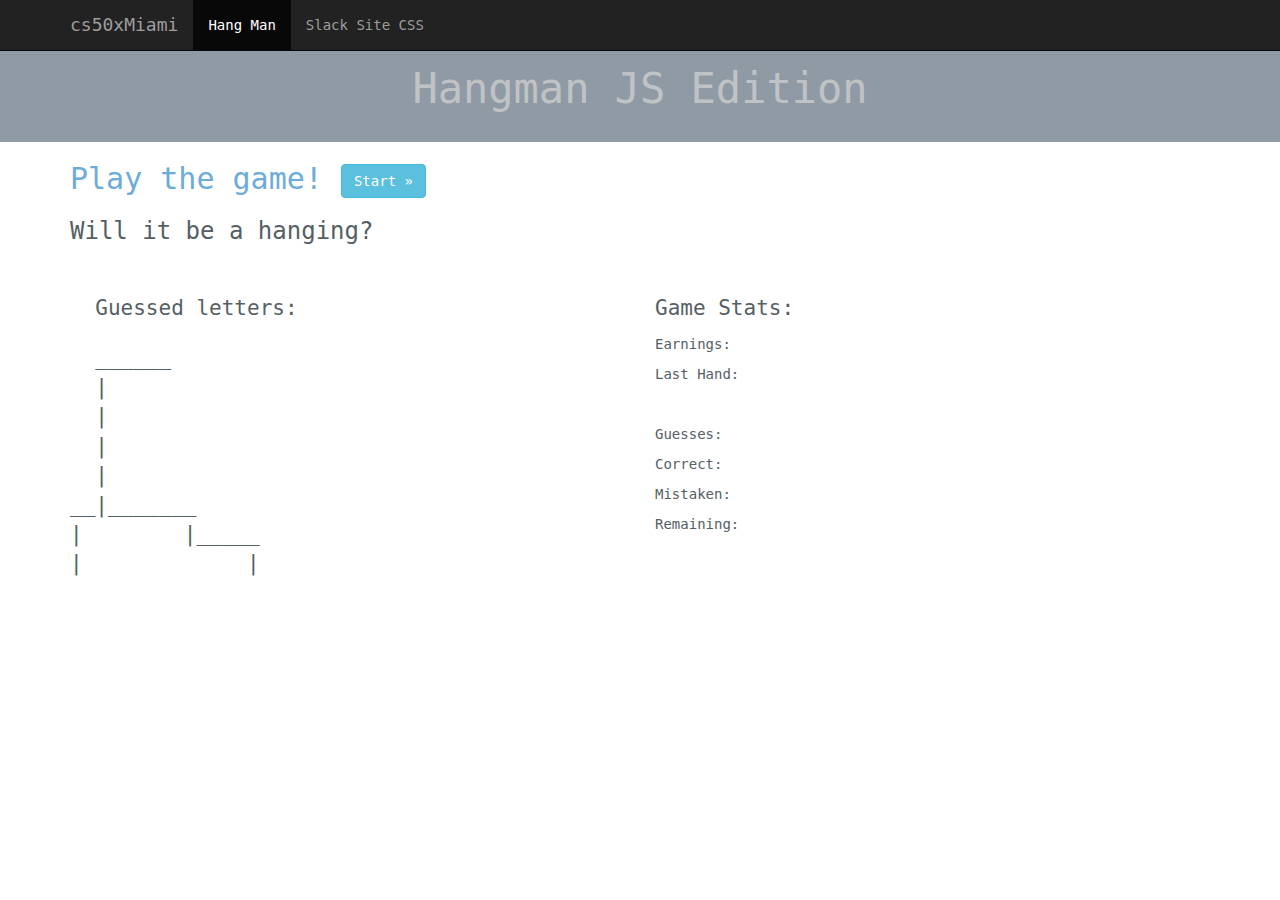
<file: assignments/portfolio/public/challenge-1.html>
<!DOCTYPE html>
<!-- The Word Guesser

You'll create a simple word guessing game where the user gets infinite tries to
guess the word (like Hangman without the hangman, or
like Wheel of Fortune without the wheel and fortune).


- Create two global arrays: one to hold the letters of the
  word (e.g. 'F', 'O', 'X'), and one to hold the current guessed letters
  (e.g. it would start with '_', '_', '_' and end with 'F', 'O', 'X').

- Write a function called guessLetter that will:
  - Take one argument, the guessed letter.
  - Iterate through the word letters and see if the guessed letter is in there.
  - If the guessed letter matches a word letter, changed the guessed letters
    array to reflect that.
  - When it's done iterating, it should log the current guessed letters ('F__')
  - and congratulate the user if they found a new letter.
  - It should also figure out if there are any more letters that need to be guessed,
  - and if not, it should congratulate the user for winning the game.

- Pretend you don't know the word, and call guessLetter multiple times with
  various letters to check that your program works.

- Bonus: Make it more like Wheel of Fortune:
  - Start with a reward amount of $0
  - Every time a letter is guessed, generate a random amount and reward the user if they found a letter (multiplying the reward if multiple letters found), otherwise subtract from their reward.
  - When they guess the word, log their final reward amount.

- Bonus: Make it like Hangman:
  - Keep track of all the guessed letters (right and wrong) and only let the user guess a letter once. If they guess a letter twice, do nothing.
  - Keep track of the state of the hangman as a number (starting at 0), and subtract or add to that number every time they make a wrong guess.
  - Once the number reaches 6 (a reasonable number of body parts for a hangman), inform the user that they lost and show a hangman on the log.
*/

// write your solution here... -->
<html>
  <head>
    <link href="css/bootstrap.min.css" type="text/css" rel="stylesheet"/>
    <link href="css/style.css" type="text/css" rel="stylesheet"/>
    <link id="favicon" rel="shortcut icon" href="images/hmfavicon.png" sizes="16x16 32x32 48x48" type="image/png" />
    <meta charset="utf-8">
    <title>Hangman!</title>
  </head>
  <body style="font-family: monospace">
    <nav class="navbar navbar-inverse navbar-fixed-top">
      <div class="container">
        <div class="navbar-header">
          <button type="button" class="navbar-toggle collapsed" data-toggle="collapse" data-target="#navbar" aria-expanded="false" aria-controls="navbar">
            <span class="sr-only">Toggle navigation</span>
            <span class="icon-bar"></span>
            <span class="icon-bar"></span>
            <span class="icon-bar"></span>
          </button>
          <a class="navbar-brand" href="index.html">cs50xMiami</a>
        </div>
        <div id="navbar" class="collapse navbar-collapse">
          <ul class="nav navbar-nav">
            <li class="active"><a href="challenge-1.html">Hang Man</a></li>
            <li><a href="slackcss.html">Slack Site CSS</a></li>
          </ul>
        </div><!--/.nav-collapse -->
      </div>
    </nav>
    <div class="col-md-12" id="topper">
      <h1 style="font-size:300%;text-align:center"><br />Hangman JS Edition</h1>
      <br />
    </div>
    <div class="container marketing">
      <div class="row featurette">
      </div>
      <div class="row featurette">
        <div class="col-md-6">
            <h2 class="text-muted">Play the game! <a class="btn btn-info" id="start" href="#" role="button">Start &raquo;</a></h2>
          <h3 id="hang">Can you make it?</h3>
          <br /><br />
        </div>
        <div class="col-md-6">
          <h3 id="val"></h3>
          <p class="lead" id="msg"></p>
          <br />
        </div>
      </div>
      <div class="row featurette">
        <div class="col-md-6">
          <span id="l1" class="lead">&nbsp;&nbsp;Guessed letters:<br /></span><br />
          <p style="line-height:0%;">
            <span id="l2" class="lead"></span><br />
            <span id="l3" class="lead"></span><br />
            <span id="l4" class="lead"></span><br />
            <span id="l5" class="lead"></span><br />
            <span id="l6" class="lead"></span><br />
            <span id="l7" class="lead"></span><br />
            <span id="l8" class="lead"></span><br />
            <span id="l9" class="lead"></span><br />
          </p>
          <p>
            <span id="l10" class="lead"></span><br />
          </p>
        </div>
        <div class="col-md-6">
          <span class="lead">Game Stats:</span><br />
          <p style="line-height:70%;">
            <p id="l12">Earnings: </p>
            <p id="l13">Last Hand:</p>
            <p id="l14">&nbsp;</p>
            <p id="l15">Guesses: </p>
            <p id="l16">Correct:</p>
            <p id="l17">Mistaken:</p>
            <p id="l18">Remaining:</p>
            <p id="l19"></p>
            <p id="l20"></p>
            <p id="l21"></p>
            <p id="l22"></p>
          </p>
        </div>
      </div>
    </div>


    <script>
      var specialChars = function(string){
        var chars = "<>@!#$%^&*()_+[]{}?:;|'\"\\,./~`-="
        for(i = 0; i < chars.length; i++){
          if(string.indexOf(chars[i]) > -1){
            return true;
          }
        }
        return false;
      };
      var renderVal = function(leng){
        var dollars = 0 + leng * 10;
        for (var i = 0; i < leng; i++) {
          dollars = Math.floor(dollars * 1.2);
        }
        document.getElementById('val').innerHTML = 'For ' + dollarFormat(dollars) + ', guess the next letter!';
        return dollars;
      }
      var renderGuesses = function(word, guesses){
        var len = guesses.length;
        if (len == 0){
          document.getElementById('l1').innerHTML = '&nbsp;&nbsp;Guessed letters:<br />';
        }
        else {
          var letters = '';
          for (var i = 0; i < len; i++) {
            var newletter = 0;
            for(var n = 0; n < word.length; n++){
              if (word[n] == guesses[i] && newletter == 0){
                letters += '&nbsp;<span style="color:#4EAB6D;">' + guesses[i] + '</span>';
                newletter++;
              }
            }
            if (newletter == 0){
              letters += '&nbsp;<span style="color:#BA3043;">' + guesses[i] + '</span>';
            }
          }
          document.getElementById('l1').innerHTML = '&nbsp;&nbsp;Guessed letters:<br />' + letters + '</br>';
        }
      };
      var renderPlatform = function(){
        document.getElementById('l2').innerHTML = '&nbsp;&nbsp;______<br />';
        document.getElementById('l3').innerHTML = '&nbsp;&nbsp;|<br />';
        document.getElementById('l4').innerHTML = '&nbsp;&nbsp;|<br />';
        document.getElementById('l5').innerHTML = '&nbsp;&nbsp;|<br />';
        document.getElementById('l6').innerHTML = '&nbsp;&nbsp;|<br />';
        document.getElementById('l7').innerHTML = '__|_______<br />';
        document.getElementById('l8').innerHTML = '|&nbsp;&nbsp;&nbsp;&nbsp;&nbsp;&nbsp;&nbsp;&nbsp;|_____<br />';
        document.getElementById('l9').innerHTML = '|&nbsp;&nbsp;&nbsp;&nbsp;&nbsp;&nbsp;&nbsp;&nbsp;&nbsp;&nbsp;&nbsp;&nbsp;&nbsp;|<br />';
      };
      var renderHangman = function (mistakes, wordComplete){
        var head = '&nbsp;&nbsp;&nbsp;';
        var legs = '&nbsp;&nbsp;&nbsp;';
        if(mistakes > 0){
          document.getElementById('l3').innerHTML = '&nbsp;&nbsp;|&nbsp;&nbsp;&nbsp;&nbsp;<span style="color:#BA3043;">|</span><br />';
        }
        if(mistakes > 2){
          head = '<span style="color:#BA3043;">\\O&nbsp;</span>';
        }
        else if (mistakes > 1){
          head = '<span style="color:#BA3043;">&nbsp;O&nbsp;</span>';
        }
        if (mistakes > 3){
          head = '<span style="color:#BA3043;">\\O/</span>';
        }
        if (mistakes > 6){
          head += '<span style="color:#BA3043;">&nbsp;&nbsp;&nbsp;&nbsp;&nbsp;&nbsp;&nbsp;&nbsp;Y&nbsp;&nbsp;O&nbsp;&nbsp;U</span>';
        }
        if (wordComplete == 1){
          head += '<span style="color:#4EAB6D;">&nbsp;&nbsp;&nbsp;&nbsp;&nbsp;&nbsp;&nbsp;&nbsp;Y&nbsp;&nbsp;O&nbsp;&nbsp;U</span>';
        }
        document.getElementById('l4').innerHTML = '&nbsp;&nbsp;|&nbsp;&nbsp;&nbsp;' + head + '<br />';
        if (mistakes > 4){
          document.getElementById('l5').innerHTML = '&nbsp;&nbsp;|&nbsp;&nbsp;&nbsp;&nbsp;<span style="color:#BA3043;">|</span><br />';
        }
        if (mistakes > 5){
          legs = '<span style="color:#BA3043;">/&nbsp;&nbsp;</span>';
        }
        if (mistakes > 6){
          legs = '<span style="color:#BA3043;">/&nbsp;\\</span>';
        }
        if (wordComplete == 1){
          legs += '<span style="color:#4EAB6D;">&nbsp;&nbsp;&nbsp;&nbsp;&nbsp;W&nbsp;&nbsp;I&nbsp;&nbsp;N&nbsp;&nbsp;!&nbsp;&nbsp;!</span>';
        }
        if (mistakes > 6){
          legs += '<span style="color:#BA3043;">&nbsp;&nbsp;&nbsp;&nbsp;&nbsp;L&nbsp;&nbsp;O&nbsp;&nbsp;S&nbsp;&nbsp;E&nbsp;&nbsp;!</span>';
        }
        document.getElementById('l6').innerHTML = '&nbsp;&nbsp;|&nbsp;&nbsp;&nbsp;' + legs + '<br />';
      };
      var renderWord = function(word, guesses, done){
        var line = '';
        if(done == 1){
          for (var l = 0; l < word.length; l++){
            var right = 0;
            for (var m = 0; m <guesses.length; m++){
              if (word[l] == guesses[m]){
                line += '&nbsp;&nbsp;' + word[l];
                right++;
              }
            }
            if (right == 0){
              line += '&nbsp;&nbsp;<span style="color:#BA3043"><u>' + word[l] + '</u></span>';
            }
          }
        }
        else {
          for (var l = 0; l < word.length; l++){
            var correct = 0;
            for (var m = 0; m <guesses.length; m++){
              if (word[l] == guesses[m]){
                line += '&nbsp;&nbsp;' + word[l];
                correct++;
              }
            }
            if (correct == 0){
              line += '&nbsp;&nbsp;_';
            }
          }
        }
        document.getElementById('l10').innerHTML = line + '<br />';
      }
      var dollarFormat = function(number)
      {
         var thousandseparater = ",";
         number = parseFloat(number);
         var sign = number < 0 ? "-$" : "$";
         var formatted = new String(number.toFixed(0));
         var integer = new String(formatted);
         if( integer ) { integer = String(Math.abs(integer)); }
         temparray = new Array();
         while( integer.length > 3 )
         {
            temparray.unshift(integer.substr(-3));
            integer = integer.substr(0,integer.length-3);
         }
         temparray.unshift(integer);
         integer = temparray.join(thousandseparater);
         return sign + integer;
      }
      var reset = function(word){
        renderGuesses(word, '');
        renderWord(word, '', 0);
        renderPlatform();
        renderHangman(0,0);
        document.getElementById('msg').innerHTML = '';
        document.getElementById('l12').innerHTML = 'Earnings:';
        document.getElementById('l13').innerHTML = 'Last Hand:';
        document.getElementById('l15').innerHTML = 'Guesses:';
        document.getElementById('l16').innerHTML = 'Correct:';
        document.getElementById('l17').innerHTML = 'Mistaken:';
        document.getElementById('l18').innerHTML = 'Remaining:';
      }

      renderPlatform();
      renderHangman(0,0);
      var name = prompt("Let's play! Please enter your name:", "Name");
      if (name == null || name == 'Name' || name == 'null'){
        document.getElementById('hang').innerHTML = "Will it be a hanging?";
      }
      else {
        document.getElementById('hang').innerHTML = 'Will ' + name + ' die by hanging?';
      }
      document.getElementById('start').onclick = function(){
        var wordlist = ["PASSWORD", "ALGORITHM", "FUNCTION", "OPERATION", "APPLICATION", "DESKTOP", "EXPLORER", "RECURSION", "COMPILER", "INTERPRETER", "TRANSLATE", "HYPERTEXT", "SUBROUTINE", "PROCESS", "ENCRYPTION", "ROUTER", "HARDWARE", "SOFTWARE", "INTERNET", "KEYBOARD", "MULTIMEDIA", "PROCESSOR", "SCANNER", "COMMAND", "INTERACTIVE", "COLLISION", "DOMAIN", "LATENCY", "TRANSACTION", "SEGMENTATION", "ETHERNET", "TRANSMISSION", "PROTOCOL", "UNSHIELDED", "ADAPTER", "NETWORK", "PERIPHERAL", "RATTLESNAKE", "ROOSTER", "CHIMPANZEE", "CROCODILE", "HIPPOPOTAMUS", "SCORPION", "ELEPHANT", "SWORDFISH", "TADPOLE", "STURGEON", "ARMADILLO", "KANGAROO", "PORCUPINE", "ALLIGATOR", "PANTHER", "BEAVER", "MICROPROCESSOR", "COMPUTER", "PROGRAMMING", "DEVELOPER", "ORGANIZATION", "ENCOURAGE", "SIGNATURE", "OBJECTIVE", "WHOLESALE", "PAYMENT", "GUARANTEE", "ENVIRONMENT", "EQUIPMENT", "DEPARTMENT", "CONFIRMATION", "COMMISSION", "SCHEDULE", "PURCHASE", "KNOWLEDGE", "COMPETITOR", "AUTHORIZATION", "SUCCESS", "ADVANTAGE", "WEAKNESS", "RESPONSIVE", "PROMOTION", "IMPROVEMENT", "TRANSPORTATION", "SELECTION", "TOBACCO", "UNIVERSE", "SATELLITE", "TREATED", "SATISFIED", "SPECIES", "NEIGHBORHOOD", "EXPLANATION", "GRANDMOTHER", "INDEPENDENT", "MANUFACTURING", "MATHEMATICS", "ESSENTIAL", "DONKEY", "FIREPLACE", "DISCUSSION", "ATTEMPT", "CONSTANT", "VARIABLE", "MEMORY", "ARRANGEMENT", "SCIENCE", "PERSON", "THING", "GOVERNMENT", "COMPANY", "PROBLEM", "IMPORTANT", "DIFFERENT", "BENEATH", "GROUP", "GOSSIP", 'MOROCCO', "HOLLYWOOD", "FLORIDA", "LONDON", "CONTINENT", "COLOSSEUM", "CHALLENGE", "BROWSER", "LANGUAGE", "JAVASCRIPT", "PANZY"]
        var word = wordlist[Math.floor(Math.random() * wordlist.length)];
        var mistakes = 0;
        var guesses = [];
        var hits = 0;
        var totalDollars = 0;
        var correctGuesses = 0;
        var lastRound = 0;
        var remaining = 0;
        var repeated = 0;
        var roll = 0;
        var streak = 0;
        var dollars = renderVal(guesses.length);
        reset(word);
        while(mistakes < 7 || hits >= word.length){
          do{
            var guess = (prompt('Please enter a letter')).substring(0,1).toUpperCase();
          }
          while(guess == '' || !isNaN(guess) || specialChars(guess));
          for (var k = 0; k < guesses.length; k++){
            if (guess == guesses[k]){
              repeated++;
            }
          }
          if (repeated == 0){
            var ctr = 0;
            for (var j = 0; j < word.length; j++) {
              if (guess == word[j]){
                hits++;
                ctr++;
                totalDollars += dollars;
              }
            }
            if (ctr == 0){
              mistakes++;
              totalDollars -= dollars;
            }
            if (mistakes > 6 || hits == word.length){
              if (totalDollars < 0){
                document.getElementById('msg').innerHTML = 'You owe us ' + dollarFormat(Math.abs(totalDollars)) + '! We accept <img src="images/accepted.jpg" title="Just kidding!!" />';
              }
              else {
                document.getElementById('msg').innerHTML = '<span style="color:#4EAB6D;">WELL DONE! You just won ' + dollarFormat(totalDollars) + '!!!</span>';
              }
            }
            else if(ctr > 1){
              roll = 0;
              streak++;
              document.getElementById('msg').innerHTML = '<span style="color:#4EAB6D;">AWESOME!! You got ' + ctr + 'X bonus!</span>';
            }
            else if(ctr == 1 && streak > 0){
              roll = 0;
              streak++;
              document.getElementById('msg').innerHTML = '<span style="color:#4EAB6D;">You are doing GREAT!! ' + streak + ' in a row!</span>';
            }
            else if(ctr == 1){
              roll = 0;
              streak++;
              document.getElementById('msg').innerHTML = '<span style="color:#4EAB6D;">Nice! Keep going, you can do this!</span>';
            }
            else if(ctr == 0 && roll > 0){
              roll++;
              streak = 0;
              document.getElementById('msg').innerHTML = '<span style="color:#BA3043;">' + roll + ' times wrong in a row! That leads to an untimely death!</span>';
            }
            else {
              roll++;
              streak = 0;
              document.getElementById('msg').innerHTML = '<span style="color:#BA3043;">You missed one, but you can turn it around!</span>';
            }
            guesses.push(guess);
            lastRound = dollars;
            dollars = renderVal(guesses.length);
            renderGuesses(word, guesses);
            renderHangman(mistakes, hits/word.length)
            renderWord(word, guesses, 0);
            if(totalDollars < 0){
              document.getElementById('l12').innerHTML = 'Earnings:&nbsp;&nbsp;&nbsp;<span style="color:#BA3043;">' + dollarFormat(totalDollars) + '</span>';
            }
            else {
              document.getElementById('l12').innerHTML = 'Earnings:&nbsp;&nbsp;&nbsp;' + dollarFormat(totalDollars);
            }
            document.getElementById('l13').innerHTML = 'Last Hand:&nbsp;&nbsp;' + dollarFormat(lastRound);
            document.getElementById('l15').innerHTML = 'Guesses:&nbsp;&nbsp;&nbsp;&nbsp;' + guesses.length;
            document.getElementById('l16').innerHTML = 'Correct:&nbsp;&nbsp;&nbsp;&nbsp;<span style="color:#4EAB6D;">' + hits + '</span>';
            document.getElementById('l17').innerHTML = 'Mistaken:&nbsp;&nbsp;&nbsp;<span style="color:#BA3043;">' + mistakes + '</span>';
            document.getElementById('l18').innerHTML = 'Remaining:&nbsp;&nbsp;' + (7 - mistakes);
            }
            if (mistakes > 6 || hits == word.length){
              renderWord(word, guesses, 1);
              return;
            }
          repeated = 0;
        }
      }
    </script>
  </body>
</html>
</file>
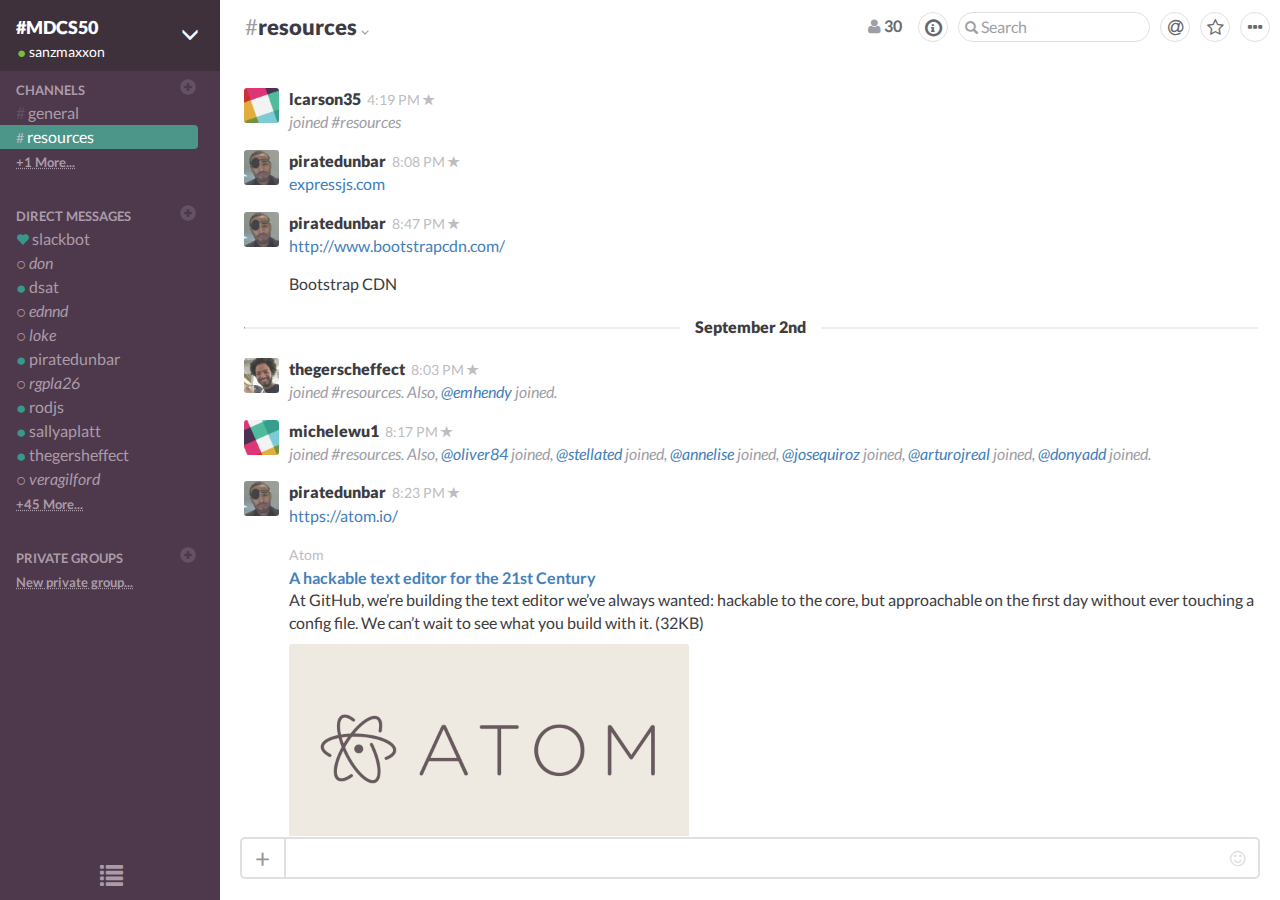
<file: assignments/portfolio/public/slackcss.html>
<!DOCTYPE html>
<html>
  <head>
    <meta charset="utf-8">
    <title>Slack Simulation</title>
    <link href="css/slack.css" rel="stylesheet" type="text/css" />
    <link id="favicon" rel="shortcut icon" href="images/favicon-32.png" sizes="16x16 32x32 48x48" type="image/png" />
    <!-- jScrollPane package -->
    <link rel="stylesheet" type="text/css" href="css/jscrollpane.css" />
<link rel="stylesheet" href="css/font-awesome.css">
    <!-- latest jQuery direct from google's CDN -->
    <script type="text/javascript" src="http://ajax.googleapis.com/ajax/libs/jquery/1.8.2/jquery.min.js"></script>
    <!-- the jScrollPane script -->
    <script type="text/javascript" src="js/jscrollpane.js"></script>

    <!--instantiate after some browser sniffing to rule out webkit browsers-->
    <script type="text/javascript">

      $(document).ready(function () {
          if (!$.browser.webkit) {
              $('.container').jScrollPane();
          }
      });

    </script>
  </head>
  <body class="container">
    <div id="header">
      <h2 class="head-text"><span class="muted mid">#</span><span class="xheavy">resources</span> <span class="detail muted glyphicon glyphicon-menu-down"></span></h2>
    </div>
    <div id="search-header">
      <div class="blue circle-div"><i class="fa fa-ellipsis-h"></i></div>
      <div class="orange circle-div"><i class="fa fa-star-o"></i></div>
      <div class="red circle-div"><i class="fa fa-at"></i></div>
      <div id="search-box" class="muted">&nbsp;&nbsp;<span class="glyphicon glyphicon-search"></span> Search</div>
      <div class="light-blue circle-div"><span class="fa-stack"><i class="fa fa-circle-o fa-stack-2x"></i><i class="fa fa-info"></i></span></div>
      <div class="noflare"><i class="fa fa-user"></i><span class="silver"> 30</span></div>
    </div>
    <div id="sidebar">
      <a href="index.html"><div id="sidebar-header">
        <p><span class="side-highlight">#MDCS50 </span><span class="header-right glyphicon glyphicon-menu-down"></span></p>
        <p class="small"><span class="glyphicon full-dot activated"></span> sanzmaxxon</p><br />
      </div></a>
      <div id="sidebar-main">
        <div class="side-item-inactive">
          <span class="side-link">CHANNELS</span> <span class="subdued-link right glyphicon glyphicon-plus-sign" title="Create new Channel"></span>
        </div>
        <div class="side-item">
          <span class="subdued"># </span><span class="side-text">general</span>
        </div>
        <div class="side-item-active">
          <span class="hour"># </span>resources
        </div>
        <p class="moreinfo side-link">+1 More...</p><br /><br />
        <div class="side-spacer"></div>
        <div class="side-item-inactive">
          <span class="half-space side-link">DIRECT MESSAGES</span> <span class="subdued-link right glyphicon glyphicon-plus-sign" title="Open a Direct Message"></span>
        </div>
        <div class="side-item">
          <span class="side-text"><span class="glyphicon glyphicon-heart aqua"></span> slackbot</span><span class="item-right glyphicon glyphicon-remove-circle"></span>
        </div>
        <div class="side-item">
          <span class="side-text out"><span class="glyphicon empty-dot"></span> don</span><span class="item-right glyphicon glyphicon-remove-circle"></span>
        </div>
        <div class="side-item">
          <span class="side-text"><span class="glyphicon full-dot aqua"></span> dsat</span><span class="item-right glyphicon glyphicon-remove-circle"></span>
        </div>
        <div class="side-item">
          <span class="side-text out"><span class="glyphicon empty-dot"></span> ednnd</span><span class="item-right glyphicon glyphicon-remove-circle"></span>
        </div>
        <div class="side-item">
          <span class="side-text out"><span class="glyphicon empty-dot"></span> loke</span><span class="item-right glyphicon glyphicon-remove-circle"></span>
        </div>
        <div class="side-item">
          <span class="side-text"><span class="glyphicon full-dot aqua"></span> piratedunbar</span><span class="item-right glyphicon glyphicon-remove-circle"></span>
        </div>
        <div class="side-item">
          <span class="side-text out"><span class="glyphicon empty-dot"></span> rgpla26</span><span class="item-right glyphicon glyphicon-remove-circle"></span>
        </div>
        <div class="side-item">
          <span class="side-text"><span class="glyphicon full-dot aqua"></span> rodjs</span><span class="item-right glyphicon glyphicon-remove-circle"></span>
        </div>
        <div class="side-item">
          <span class="side-text"><span class="glyphicon full-dot aqua"></span> sallyaplatt</span><span class="item-right glyphicon glyphicon-remove-circle"></span>
        </div>
        <div class="side-item">
          <span class="side-text"><span class="glyphicon full-dot aqua"></span> thegersheffect</span><span class="item-right glyphicon glyphicon-remove-circle"></span>
        </div>
        <div class="side-item">
          <span class="side-text out"><span class="glyphicon empty-dot"></span> veragilford</span><span class="item-right glyphicon glyphicon-remove-circle"></span>
        </div>
        <p class="moreinfo side-link">+45 More...</p>
        <div class="side-spacer"></div>
        <div class="side-item-inactive">
          <span class="half-space side-link">PRIVATE GROUPS</span> <span class="subdued-link right glyphicon glyphicon-plus-sign" title="Create new group"></span>
        </div>
        <p class="moreinfo side-link">New private group...</p>
      </div>
      <div id="sidebar-footer">
        <p><span class="glyphicon glyphicon-list"></span></p>
      </div>
      <div class="clearfix">.</div>
    </div>
    <div id="main">
      <p><img alt="profile image" src="images/lcarson.png" class="thumbnail" /><span class="user">lcarson35 </span><span class="hour">&nbsp;4:19 PM <span class="glyphicon glyphicon-star"></span></span><br /><span class="muted"><em>joined #resources</em></span></p>
      <p><img alt="profile image" src="images/piratedunbar.jpg" class="thumbnail" /><span class="user">piratedunbar </span><span class="hour">&nbsp;8:08 PM <span class="glyphicon glyphicon-star"></span></span><br /><a href="expressjs.com">expressjs.com</a></p>
      <p><img alt="profile image" src="images/piratedunbar.jpg" class="thumbnail" /><span class="user">piratedunbar </span><span class="hour">&nbsp;8:47 PM <span class="glyphicon glyphicon-star"></span></span><br /><a href="bootstrapcdn.com">http://www.bootstrapcdn.com/</a></p>
      <p class="sub">Bootstrap CDN</p>
      <div class="divider-holder">
        <div class="date-msg">September 2nd</div>
        <hr class="divider">
      </div>
      <p><img alt="profile image" src="images/Gersh.jpg" class="thumbnail" /><span class="user">thegerscheffect </span><span class="hour">&nbsp;8:03 PM <span class="glyphicon glyphicon-star"></span></span><br /><span class="muted"><em>joined #resources. Also, <a href="#">@emhendy</a> joined.</em></span></p>
      <p><img alt="profile image" src="images/Michelle.png" class="thumbnail" /><span class="user">michelewu1 </span><span class="hour">&nbsp;8:17 PM <span class="glyphicon glyphicon-star"></span></span><br /><span class="muted"><em>joined #resources. Also, <a href="#">@oliver84</a> joined, <a href="#">@stellated</a> joined, <a href="#">@annelise</a> joined, <a href="#">@josequiroz</a> joined, <a href="#">@arturojreal</a> joined, <a href="#">@donyadd</a> joined.</em></span></p>
      <p><img alt="profile image" src="images/piratedunbar.jpg" class="thumbnail" /><span class="user">piratedunbar </span><span class="hour">&nbsp;8:23 PM <span class="glyphicon glyphicon-star"></span></span><br /><a href="https://atom.io/">https://atom.io/</a></p>
      <p class="sub"><span class="hour">Atom</span><br /><a href="https://atom.io/"><strong>A hackable text editor for the 21st Century</strong></a><br />At GitHub, we’re building the text editor we’ve always wanted: hackable to the core, but approachable on the first day without ever touching a config file. We can’t wait to see what you build with it. (32KB)<br /><img alt="atom image" src="images/ATOM.png" class="innerimg" width="400" height="210" /></p>
      <p class="clearfix"><img alt="profile image" src="images/fgarcia.png" class="thumbnail" /><span class="user">fgarcia4047 </span><span class="hour">&nbsp;9:19 PM <span class="glyphicon glyphicon-star"></span></span><br /><span class="muted"><a href="https://www.khanacademy.org/computing/computer-programming/programming">https://www.khanacademy.org/computing/computer-programming/programming</a></span></p>
      <p class="sub"><span class="hour">Khan Academy</span><br /><a href="https://atom.io/"><strong>Intro to JS: Drawing & Animation</strong></a><br />Learn how to use the JavaScript language and the ProcessingJS library to create fun drawings and animations. (5KB)<br/><img alt="khan academy" src="images/khan.png" class="innerimg" width="178" height="250" /></p>

      <p><br /><br /><br /></p>
    </div>
    <div id="footer">
	       <div id="footerform">
           <table id="formtable">
             <tr><td><div id="formsubmit">+</div></td><td><div id="formtext"></div></td><td><div id="smily"><i class="fa fa-smile-o"></i></div></td></tr>
           </table>
         </div>
    </div>
  </body>
</html>
</file>
<file: assignments/portfolio/public/css/style.css>
body {
	padding-bottom: 40px;
	color:#556065;
}


.marketing .col-lg-4 {
  margin-bottom: 20px;
  text-align: center;
}
.marketing h2 {
	font-weight: normal;
}
.marketing .col-lg-4 p {
  margin-right: 10px;
  margin-left: 10px;
}


.featurette-divider {
  margin: 40px 0; /* Space out the Bootstrap <hr> more */
}

/* Thin out the marketing headings */
.featurette-heading {
  font-weight: 300;
  line-height: 1;
  letter-spacing: -1px;
}


/* RESPONSIVE CSS
-------------------------------------------------- */

@media (min-width: 768px) {
  /* Navbar positioning foo */
  .navbar-wrapper {
    margin-top: 20px;
  }
  .navbar-wrapper .container {
    padding-right: 15px;
    padding-left: 15px;
  }
  .navbar-wrapper .navbar {
    padding-right: 0;
    padding-left: 0;
  }

  /* The navbar becomes detached from the top, so we round the corners */
  .navbar-wrapper .navbar {
    border-radius: 4px;
  }

  /* Bump up size of carousel content */
  .carousel-caption p {
    margin-bottom: 20px;
    font-size: 21px;
    line-height: 1.4;
  }

  .featurette-heading {
    font-size: 50px;
  }
}

@media (min-width: 992px) {
  .featurette-heading {
    margin-top: 120px;
  }
}
</file>
<file: assignments/portfolio/public/css/slack.css>
.container {
	width: 100%;
	font-family: 'Lato', sans-serif;
	font-size: 16px;
	line-height: 45%;
	overflow-x: hidden;
	margin: 0px;
}
::-webkit-scrollbar {
  width: 8px;
	color:#f3f3f3;
} /* this targets the default scrollbar (compulsory) */
::-webkit-scrollbar-track {
  background-color: #f3f3f3;
} /* the new scrollbar will have a flat appearance with the set background color */

::-webkit-scrollbar-thumb {
  background-color: #d9d9de;
	height: 70px!Important;
	border-radius: 3px;
} /* this will style the thumb, ignoring the track */

::-webkit-scrollbar-button {
	display: none;
  background-color: #7c2929;
} /* optionally, you can style the top and the bottom buttons (left and right for horizontal bars) */

::-webkit-scrollbar-corner {
  background-color: black;
} /* if both the vertical and the horizontal bars appear, then perhaps the right bottom corner also needs to be styled */
#sidebar-main::-webkit-scrollbar {
  width: 8px;
	color:#AB9BA9;
} /* this targets the default scrollbar (compulsory) */
#sidebar-main::-webkit-scrollbar-track {
  background-color: #4D394B;
} /* the new scrollbar will have a flat appearance with the set background color */

#sidebar-main::-webkit-scrollbar-thumb {
  background-color: #AB9BA9;
	border-radius: 3px;
} /* this will style the thumb, ignoring the track */

#sidebar-main::-webkit-scrollbar-button {
	display: none;
  background-color: #7c2929;
} /* optionally, you can style the top and the bottom buttons (left and right for horizontal bars) */

#sidebar-main::-webkit-scrollbar-corner {
  background-color: black;
} /* if both the vertical and the horizontal bars appear, then perhaps the right bottom corner also needs to be styled */
#header{
	color:#3D3C45;
	position: fixed;
	height: 49px;
	left:220px;
	right: 0px;
	margin-top:-10px;
	background-color: #fff;
	z-index: 1;
	padding: 13px 0 0 25px;
}
#search-header{
	background-color: #fff;
	position: fixed;
	height: 40px;
	width: 420px;
	right:0px;
	top:0px;
	z-index: 2;
	color:#67686e;
	font-size: 16px;
	vertical-align: middle;
	padding: 12px 0 0 0;
}
.circle-div{
	height:28px;
	width: 28px;
	line-height: 28px;
	vertical-align: middle;
	text-align: center;
	font-size: 18px;
	font-weight: bold;
	margin: 0;
	display: inline-block;
	margin-right: 10px;
	border: 1px solid;
	border-color: #e0e0e0;
	border-radius: 28px;
	float:right;
}
#search-box{
	height:28px;
	width: 190px;
	margin: 0;
	line-height: 28px;
	vertical-align: middle;
	display: inline-block;
	margin-right: 10px;
	border: 1px solid;
	border-color: #e0e0e0;
	border-radius: 28px;
	float:right;
}
.noflare{
	width: 40px;
	height: 30px;
	border:none;
	margin: 0;
	line-height: 28px;
	vertical-align: middle;
	display: inline-block;
	margin-right: 10px;
	background-color: #fff;
	float: right;
	font-weight: bold;
	color:#9E9EA6;
}
#main h2{
	color:#555463;
}
.head-text{
	position: relative;
	font-size: 21px;
	bottom:-3px;
}
.xheavy{
	font-weight: 900;
	font-size: 22.4px;
}
.mid{
	font-size: 22.4px;
	font-weight: normal;
}
.side-highlight{
	font-weight: 900;
	font-size: 18px;
	color: #fff;
}
.muted{
	color:#9E9EA6;
}
.silver{
	color:#67686e;
}
.noflare:hover{
	color:#67686e;
	cursor: pointer;
}
.blue,.orange,.red,.light-blue{
	color:#67686e;
}
.light-blue{
	font-size: 10px;
	font-weight: normal;
}
.blue:hover{
	color:#2a80b9;
	cursor: pointer;
}
.light-blue:hover{
	color: #439fe0;
	cursor: pointer;
}
.orange:hover{
	color:#F6AF3C;
	cursor: pointer;
}
.red:hover{
	color:#ef2c69;
	cursor: pointer;
}
.small{
	font-size: 14px;
	position: relative;
	top: -1px;
	right: -1px;
}
.divider-holder{
	position: relative;
	text-align: center;
	display: block;
	width: auto;
	height: 30px;
	margin:15px 0px 15px 0px;
	vertical-align: middle;
}
.divider{
	position: absolute;
	top: 7px;
	left: 0px;
	right: 0px;
	border-top: 1px solid #eee;
	height: 0px;
	width: 100%;
}
.date-msg{
	position: relative;
	display: inline-block;
	height: 30px;
	line-height: 30px;
	vertical-align: middle;
	background-color: #fff;
	color: #3d3c40;
	font-weight: 900;
	padding: 0 15px;
	z-index: 1;
	margin: 0 auto;
}
.side-item,.side-item-active,.side-item-inactive{
	width: 182px;
	height: 24px;
	position: relative;
	display: block;
	margin-top: 0px;
	margin-bottom: 0px;
	margin-left: -35px;
	line-height: 24px;
	padding: 0px 0px 0px 35px;
	vertical-align: middle;
	border-radius: 4px;
}
.side-item:hover{
	background-color: #3e313c;
	color:#AB9BA9;
	cursor: pointer;
}
.side-item-active{
	background-color: #4c9689;
	color: #fff;
}
.side-spacer{
	height:28px;
	width:10px;
	display: block;
}
#sidebar{
	background-color:#4D394B;
	position: absolute;
	top:0px;
	left:0px;
	width:220px;
	line-height: 0%;
	padding:0px;
	color:#AB9BA9;
}
#sidebar-header{
	background-color:#4D394B;
	color:#AB9BA9;
	position: fixed;
	height: 55px;
	width: 186px;
	left: 0px;
	top:0px;
	padding:11px 18px 5px 16px;
	z-index: 3;
}
#sidebar-header:hover{
	background-color:#3e313c;
	color:#fff;
	cursor: pointer;
}
#sidebar-main{
	position: fixed;
	top:71px;
	bottom: 64px!Important;
	left: 0px;
	width: 186px;
	padding: 6px 18px 18px 16px;
	color:#4D394B;
	background-color:#4D394B;
	overflow-x: hidden;
	overflow-y: scroll;
}
#sidebar-footer{
	background-color:#4D394B;
	float: left;
	position: fixed;
	height: 64px;
	width: 222px;
	left: 0px;
	bottom: 0px;
	padding:0px;
	font-size: 27px;
	text-align: center;
	z-index: 1;
}
#sidebar-footer:hover{
	background-color:#3e313c;
	color:#fff;
	cursor: pointer;
}
.clearfix{
	clear: both;
}
#main{
	position: absolute;
	top:62px;
	right:0px;
	bottom: 64px;
	left:220px;
	padding: 10px 24px 10px 24px;
	overflow-y: scroll;
}
img{
	float: left;
	margin-right: 10px;
	border-radius: 3px;
}
.innerimg{
	margin-top: 10px;
	margin-bottom: 10px;
	display: block;
}
.side-text{
	color:#AB9BA9;
}
.side-link{
	color:#AB9BA9;
	font-size: 13px;
	font-weight: bold;
}
.side-link:hover{
	color:#fff;
	cursor: pointer;
}
.out{
	font-style: italic;
}
.thumbnail{
	height:35px;
	width: 35px;
	opacity: .85;
}
.thumbnail:hover{
	opacity: 1;
	cursor: pointer;
}
#main>p{
	line-height: 140%;
	font-size:16px;
	color:#3d3c40;
}
.aqua{
	color: #38978D;
}
.activated{
	color: #7fba43;
}
.subdued,.subdued-link{
	color:#645163;
}
.subdued-link:hover{
	color:#AB9BA9;
	cursor: pointer;
}
.header-right{
	float: right;
	position: absolute;
	font-size: 18px!Important;
	top:-2px!Important;
	right: 3px;
}
.right{
	float: right;
	position: absolute;
	right:2px;
	top:3px!Important;
	font-size: 16px!Important;
}
.item-right{
	float: right;
	position: absolute;
	top:5px!Important;
	right: 4px;
	font-size: 15px!Important;
}
.moreinfo{
	text-decoration: underline;
	text-decoration-style: dotted;
}
.half-space{
	line-height: 30%;
}
.detail{
	font-size: .4em!Important;
}
#smily{
	display: block;
	position: absolute;
	bottom: 0px;
	right: 0px;
	width: 46px;
	height: 42px;
	color: #e0e0e0;
	font-size: 18px;
	text-align: center;
	line-height: 42px;
}
#smily:hover{
	font-size: 22px;
	font-weight: 400;
	color: #F09F35;
	cursor: pointer;
}
.user{
	font-weight: 900;
}
.user:hover{
	text-decoration: underline;
	cursor: pointer;
}
.hour{
	color:#BEBDC1;
	font-size: 14px;
}
.hour:hover{
	text-decoration: underline;
	cursor: pointer;
}
a {
	text-decoration: none;
	color:#4480B9;
}
a:hover{
	color:#4F90CC;
	text-decoration: underline;
	cursor: pointer;
}
.sub{
	padding-left: 45px;
}
#footer{
	position: fixed;
	z-index: 1;
	left: 220px;
	bottom:0px;
	right: 0px;
	height:64px;
	background-color: #fff;
}
#footerform{
	position: absolute;
	top:1px;
	left:20px;
	right: 20px;
}
#formtable{
	height: 42px;
	width: 100%;
	border-radius: 5px;
	background-color: #fff;
	border: 2px solid #e0e0e0;
	padding: 0px;
	cellspacing: 0px;
	margin: 0px;
}
#formsubmit{
	display: block;
	position: absolute;
	bottom: 0px;
	left: 0px;
	width: 44px;
	height: 42px;
	color: #999999;
	font-size: 26px;
	text-align: center;
	line-height: 42px;
	border-right: 2px solid #e0e0e0;
	border-top-left-radius: 5px;
	border-bottom-left-radius: 5px;
}
#formsubmit:hover{
	background-color: #56b68b;
	color: #fff;
	cursor: pointer;
}

@font-face{font-family:'Glyphicons Halflings';src:url(../fonts/glyphicons-halflings-regular.eot);src:url(../fonts/glyphicons-halflings-regular.eot?#iefix) format('embedded-opentype'),url(../fonts/glyphicons-halflings-regular.woff2) format('woff2'),url(../fonts/glyphicons-halflings-regular.woff) format('woff'),url(../fonts/glyphicons-halflings-regular.ttf) format('truetype'),url(../fonts/glyphicons-halflings-regular.svg#glyphicons_halflingsregular) format('svg')}.glyphicon{
	position: relative;
	top: 1px;
	display: inline-block;
	font-family: 'Glyphicons Halflings';
	font-style: normal;
	font-weight: 400;
	line-height: 1;
	-webkit-font-smoothing: antialiased;
	-moz-osx-font-smoothing: grayscale;
	font-size: smaller;
}
.glyphicon-asterisk:before{content:"\2a"}.glyphicon-plus:before{content:"\2b"}.glyphicon-eur:before,.glyphicon-euro:before{content:"\20ac"}.glyphicon-minus:before{content:"\2212"}.glyphicon-cloud:before{content:"\2601"}.glyphicon-envelope:before{content:"\2709"}.glyphicon-pencil:before{content:"\270f"}.glyphicon-glass:before{content:"\e001"}.glyphicon-music:before{content:"\e002"}
.glyphicon-search:before{content:"\e003"}.glyphicon-heart:before{content:"\e005"}.glyphicon-star:before{content:"\e006"}.glyphicon-star-empty:before{content:"\e007"}.glyphicon-user:before{content:"\e008"}.glyphicon-film:before{content:"\e009"}.glyphicon-th-large:before{content:"\e010"}.glyphicon-th:before{content:"\e011"}.glyphicon-th-list:before{content:"\e012"}
.glyphicon-ok:before{content:"\e013"}.glyphicon-remove:before{content:"\e014"}.glyphicon-zoom-in:before{content:"\e015"}.glyphicon-zoom-out:before{content:"\e016"}.glyphicon-off:before{content:"\e017"}.glyphicon-signal:before{content:"\e018"}.glyphicon-cog:before{content:"\e019"}.glyphicon-trash:before{content:"\e020"}.glyphicon-home:before{content:"\e021"}
.glyphicon-file:before{content:"\e022"}.glyphicon-time:before{content:"\e023"}.glyphicon-road:before{content:"\e024"}.glyphicon-download-alt:before{content:"\e025"}.glyphicon-download:before{content:"\e026"}.glyphicon-upload:before{content:"\e027"}.glyphicon-inbox:before{content:"\e028"}.glyphicon-play-circle:before{content:"\e029"}.glyphicon-repeat:before{content:"\e030"}
.glyphicon-refresh:before{content:"\e031"}.glyphicon-list-alt:before{content:"\e032"}.glyphicon-lock:before{content:"\e033"}.glyphicon-flag:before{content:"\e034"}.glyphicon-headphones:before{content:"\e035"}.glyphicon-volume-off:before{content:"\e036"}.glyphicon-volume-down:before{content:"\e037"}.glyphicon-volume-up:before{content:"\e038"}.glyphicon-qrcode:before{content:"\e039"}
.glyphicon-barcode:before{content:"\e040"}.glyphicon-tag:before{content:"\e041"}.glyphicon-tags:before{content:"\e042"}.glyphicon-book:before{content:"\e043"}.glyphicon-bookmark:before{content:"\e044"}.glyphicon-print:before{content:"\e045"}.glyphicon-camera:before{content:"\e046"}.glyphicon-font:before{content:"\e047"}.glyphicon-bold:before{content:"\e048"}
.glyphicon-italic:before{content:"\e049"}.glyphicon-text-height:before{content:"\e050"}.glyphicon-text-width:before{content:"\e051"}.glyphicon-align-left:before{content:"\e052"}.glyphicon-align-center:before{content:"\e053"}.glyphicon-align-right:before{content:"\e054"}.glyphicon-align-justify:before{content:"\e055"}.glyphicon-list:before{content:"\e056"}.glyphicon-indent-left:before{content:"\e057"}
.glyphicon-indent-right:before{content:"\e058"}.glyphicon-facetime-video:before{content:"\e059"}.glyphicon-picture:before{content:"\e060"}.glyphicon-map-marker:before{content:"\e062"}.glyphicon-adjust:before{content:"\e063"}.glyphicon-tint:before{content:"\e064"}.glyphicon-edit:before{content:"\e065"}.glyphicon-share:before{content:"\e066"}.glyphicon-check:before{content:"\e067"}
.glyphicon-move:before{content:"\e068"}.glyphicon-step-backward:before{content:"\e069"}.glyphicon-fast-backward:before{content:"\e070"}.glyphicon-backward:before{content:"\e071"}.glyphicon-play:before{content:"\e072"}.glyphicon-pause:before{content:"\e073"}.glyphicon-stop:before{content:"\e074"}.glyphicon-forward:before{content:"\e075"}.glyphicon-fast-forward:before{content:"\e076"}
.glyphicon-step-forward:before{content:"\e077"}.glyphicon-eject:before{content:"\e078"}.glyphicon-chevron-left:before{content:"\e079"}.glyphicon-chevron-right:before{content:"\e080"}.glyphicon-plus-sign:before{content:"\e081"}.glyphicon-minus-sign:before{content:"\e082"}.glyphicon-remove-sign:before{content:"\e083"}.glyphicon-ok-sign:before{content:"\e084"}.glyphicon-question-sign:before{content:"\e085"}
.glyphicon-info-sign:before{content:"\e086"}.glyphicon-screenshot:before{content:"\e087"}.glyphicon-remove-circle:before{content:"\e088"}.glyphicon-ok-circle:before{content:"\e089"}.glyphicon-ban-circle:before{content:"\e090"}.glyphicon-arrow-left:before{content:"\e091"}.glyphicon-arrow-right:before{content:"\e092"}.glyphicon-arrow-up:before{content:"\e093"}.glyphicon-arrow-down:before{content:"\e094"}
.glyphicon-share-alt:before{content:"\e095"}.glyphicon-resize-full:before{content:"\e096"}.glyphicon-resize-small:before{content:"\e097"}.glyphicon-exclamation-sign:before{content:"\e101"}.glyphicon-gift:before{content:"\e102"}.glyphicon-leaf:before{content:"\e103"}.glyphicon-fire:before{content:"\e104"}.glyphicon-eye-open:before{content:"\e105"}.glyphicon-eye-close:before{content:"\e106"}
.glyphicon-warning-sign:before{content:"\e107"}.glyphicon-plane:before{content:"\e108"}.glyphicon-calendar:before{content:"\e109"}.glyphicon-random:before{content:"\e110"}.glyphicon-comment:before{content:"\e111"}.glyphicon-magnet:before{content:"\e112"}.glyphicon-chevron-up:before{content:"\e113"}.glyphicon-chevron-down:before{content:"\e114"}.glyphicon-retweet:before{content:"\e115"}
.glyphicon-shopping-cart:before{content:"\e116"}.glyphicon-folder-close:before{content:"\e117"}.glyphicon-folder-open:before{content:"\e118"}.glyphicon-resize-vertical:before{content:"\e119"}.glyphicon-resize-horizontal:before{content:"\e120"}.glyphicon-hdd:before{content:"\e121"}.glyphicon-bullhorn:before{content:"\e122"}.glyphicon-bell:before{content:"\e123"}.glyphicon-certificate:before{content:"\e124"}
.glyphicon-thumbs-up:before{content:"\e125"}.glyphicon-thumbs-down:before{content:"\e126"}.glyphicon-hand-right:before{content:"\e127"}.glyphicon-hand-left:before{content:"\e128"}.glyphicon-hand-up:before{content:"\e129"}.glyphicon-hand-down:before{content:"\e130"}.glyphicon-circle-arrow-right:before{content:"\e131"}.glyphicon-circle-arrow-left:before{content:"\e132"}.glyphicon-circle-arrow-up:before{content:"\e133"}
.glyphicon-circle-arrow-down:before{content:"\e134"}.glyphicon-globe:before{content:"\e135"}.glyphicon-wrench:before{content:"\e136"}.glyphicon-tasks:before{content:"\e137"}.glyphicon-filter:before{content:"\e138"}.glyphicon-briefcase:before{content:"\e139"}.glyphicon-fullscreen:before{content:"\e140"}.glyphicon-dashboard:before{content:"\e141"}.glyphicon-paperclip:before{content:"\e142"}
.glyphicon-heart-empty:before{content:"\e143"}.glyphicon-link:before{content:"\e144"}.glyphicon-phone:before{content:"\e145"}.glyphicon-pushpin:before{content:"\e146"}.glyphicon-usd:before{content:"\e148"}.glyphicon-gbp:before{content:"\e149"}.glyphicon-sort:before{content:"\e150"}.glyphicon-sort-by-alphabet:before{content:"\e151"}.glyphicon-sort-by-alphabet-alt:before{content:"\e152"}
.glyphicon-sort-by-order:before{content:"\e153"}.glyphicon-sort-by-order-alt:before{content:"\e154"}.glyphicon-sort-by-attributes:before{content:"\e155"}.glyphicon-sort-by-attributes-alt:before{content:"\e156"}.glyphicon-unchecked:before{content:"\e157"}.glyphicon-expand:before{content:"\e158"}.glyphicon-collapse-down:before{content:"\e159"}.glyphicon-collapse-up:before{content:"\e160"}.glyphicon-log-in:before{content:"\e161"}
.glyphicon-flash:before{content:"\e162"}.glyphicon-log-out:before{content:"\e163"}.glyphicon-new-window:before{content:"\e164"}.glyphicon-record:before{content:"\e165"}.glyphicon-save:before{content:"\e166"}.glyphicon-open:before{content:"\e167"}.glyphicon-saved:before{content:"\e168"}.glyphicon-import:before{content:"\e169"}.glyphicon-export:before{content:"\e170"}
.glyphicon-send:before{content:"\e171"}.glyphicon-floppy-disk:before{content:"\e172"}.glyphicon-floppy-saved:before{content:"\e173"}.glyphicon-floppy-remove:before{content:"\e174"}.glyphicon-floppy-save:before{content:"\e175"}.glyphicon-floppy-open:before{content:"\e176"}.glyphicon-credit-card:before{content:"\e177"}.glyphicon-transfer:before{content:"\e178"}.glyphicon-cutlery:before{content:"\e179"}
.glyphicon-header:before{content:"\e180"}.glyphicon-compressed:before{content:"\e181"}.glyphicon-earphone:before{content:"\e182"}.glyphicon-phone-alt:before{content:"\e183"}.glyphicon-tower:before{content:"\e184"}.glyphicon-stats:before{content:"\e185"}.glyphicon-sd-video:before{content:"\e186"}.glyphicon-hd-video:before{content:"\e187"}.glyphicon-subtitles:before{content:"\e188"}
.glyphicon-sound-stereo:before{content:"\e189"}.glyphicon-sound-dolby:before{content:"\e190"}.glyphicon-sound-5-1:before{content:"\e191"}.glyphicon-sound-6-1:before{content:"\e192"}.glyphicon-sound-7-1:before{content:"\e193"}.glyphicon-copyright-mark:before{content:"\e194"}.glyphicon-registration-mark:before{content:"\e195"}.glyphicon-cloud-download:before{content:"\e197"}.glyphicon-cloud-upload:before{content:"\e198"}
.glyphicon-tree-conifer:before{content:"\e199"}.glyphicon-tree-deciduous:before{content:"\e200"}.glyphicon-cd:before{content:"\e201"}.glyphicon-save-file:before{content:"\e202"}.glyphicon-open-file:before{content:"\e203"}.glyphicon-level-up:before{content:"\e204"}.glyphicon-copy:before{content:"\e205"}.glyphicon-paste:before{content:"\e206"}.glyphicon-alert:before{content:"\e209"}
.glyphicon-equalizer:before{content:"\e210"}.glyphicon-king:before{content:"\e211"}.glyphicon-queen:before{content:"\e212"}.glyphicon-pawn:before{content:"\e213"}.glyphicon-bishop:before{content:"\e214"}.glyphicon-knight:before{content:"\e215"}.glyphicon-baby-formula:before{content:"\e216"}.glyphicon-tent:before{content:"\26fa"}.glyphicon-blackboard:before{content:"\e218"}
.glyphicon-bed:before{content:"\e219"}.glyphicon-apple:before{content:"\f8ff"}.glyphicon-erase:before{content:"\e221"}.glyphicon-hourglass:before{content:"\231b"}.glyphicon-lamp:before{content:"\e223"}.glyphicon-duplicate:before{content:"\e224"}.glyphicon-piggy-bank:before{content:"\e225"}.glyphicon-scissors:before{content:"\e226"}.glyphicon-bitcoin:before{content:"\e227"}
.glyphicon-btc:before{content:"\e227"}.glyphicon-xbt:before{content:"\e227"}.glyphicon-yen:before{content:"\00a5"}.glyphicon-jpy:before{content:"\00a5"}.glyphicon-ruble:before{content:"\20bd"}.glyphicon-rub:before{content:"\20bd"}.glyphicon-scale:before{content:"\e230"}.glyphicon-ice-lolly:before{content:"\e231"}.glyphicon-ice-lolly-tasted:before{content:"\e232"}
.glyphicon-education:before{content:"\e233"}.glyphicon-option-horizontal:before{content:"\e234"}.glyphicon-option-vertical:before{content:"\e235"}.glyphicon-menu-hamburger:before{content:"\e236"}.glyphicon-modal-window:before{content:"\e237"}.glyphicon-oil:before{content:"\e238"}.glyphicon-grain:before{content:"\e239"}.glyphicon-sunglasses:before{content:"\e240"}.glyphicon-text-size:before{content:"\e241"}
.glyphicon-text-color:before{content:"\e242"}.glyphicon-text-background:before{content:"\e243"}.glyphicon-object-align-top:before{content:"\e244"}.glyphicon-object-align-bottom:before{content:"\e245"}.glyphicon-object-align-horizontal:before{content:"\e246"}.glyphicon-object-align-left:before{content:"\e247"}.glyphicon-object-align-vertical:before{content:"\e248"}.glyphicon-object-align-right:before{content:"\e249"}.glyphicon-triangle-right:before{content:"\e250"}
.glyphicon-triangle-left:before{content:"\e251"}.glyphicon-triangle-bottom:before{content:"\e252"}.glyphicon-triangle-top:before{content:"\e253"}.glyphicon-console:before{content:"\e254"}.glyphicon-superscript:before{content:"\e255"}.glyphicon-subscript:before{content:"\e256"}.glyphicon-menu-left:before{content:"\e257"}.glyphicon-menu-right:before{content:"\e258"}.glyphicon-menu-down:before{content:"\e259"}
.glyphicon-menu-up:before{content:"\e260"}

.full-dot:before {
    content: "\25cf";
		font-size: 1.3em;
}
.empty-dot:before {
    content: "\25cb";
    font-size: 1.3em;
}
@font-face{font-family:Lato;font-style:normal;font-weight:300;src:local('â˜º'),url(../fonts/lato-1/lato-light.woff) format('woff')}
@font-face{font-family:Lato;font-style:normal;font-weight:400;src:local('â˜º'),url(../fonts/lato-1/lato-regular.woff) format('woff')}
@font-face{font-family:Lato;font-style:normal;font-weight:700;src:local('â˜º'),url(../fonts/lato-1/lato-bold.woff) format('woff')}
@font-face{font-family:Lato;font-style:normal;font-weight:900;src:local('â˜º'),url(../fonts/lato-1/lato-black.woff) format('woff')}
@font-face{font-family:Lato;font-style:italic;font-weight:300;src:local('â˜º'),url(../fonts/lato-1/lato-italic-light.woff) format('woff')}
@font-face{font-family:Lato;font-style:italic;font-weight:400;src:local('â˜º'),url(../fonts/lato-1/lato-italic.woff) format('woff')}
@font-face{font-family:Lato;font-style:italic;font-weight:700;src:local('â˜º'),url(../fonts/lato-1/lato-italic-bold.woff) format('woff')}
@font-face{font-family:Lato;font-style:italic;font-weight:900;src:local('â˜º'),url(../fonts/lato-1/lato-italic-black.woff) format('woff')}
</file>
<file: assignments/portfolio/public/css/jscrollpane.css>
/*
 * CSS Styles that are needed by jScrollPane for it to operate correctly.
 *
 * Include this stylesheet in your site or copy and paste the styles below into your stylesheet - jScrollPane
 * may not operate correctly without them.
 */

.jspContainer
{
	overflow: hidden;
	position: relative;
}

.jspPane
{
	position: absolute;
}

.jspVerticalBar
{
	position: absolute;
	top: 0;
	right: 0;
	width: 6px;
	height: 100%;
	background: red;
}

.jspHorizontalBar
{
	position: absolute;
	bottom: 0;
	left: 0;
	width: 100%;
	height: 16px;
	background: red;
}

.jspCap
{
	display: none;
}

.jspHorizontalBar .jspCap
{
	float: left;
}

.jspTrack
{
	background: #000;
	position: relative;
}

.jspDrag
{
	background: #bbd;
	position: relative;
	top: 0;
	left: 0;
	cursor: pointer;
}

.jspHorizontalBar .jspTrack,
.jspHorizontalBar .jspDrag
{
	float: left;
	height: 100%;
}

.jspArrow
{
	background: #50506d;
	text-indent: -20000px;
	display: block;
	cursor: pointer;
	padding: 0;
	margin: 0;
}

.jspArrow.jspDisabled
{
	cursor: default;
	background: #80808d;
}

.jspVerticalBar .jspArrow
{
	height: 16px;
}

.jspHorizontalBar .jspArrow
{
	width: 16px;
	float: left;
	height: 100%;
}

.jspVerticalBar .jspArrow:focus
{
	outline: none;
}

.jspCorner
{
	background: #eeeef4;
	float: left;
	height: 100%;
}

/* Yuk! CSS Hack for IE6 3 pixel bug :( */
* html .jspCorner
{
	margin: 0 -3px 0 0;
}
</file>
